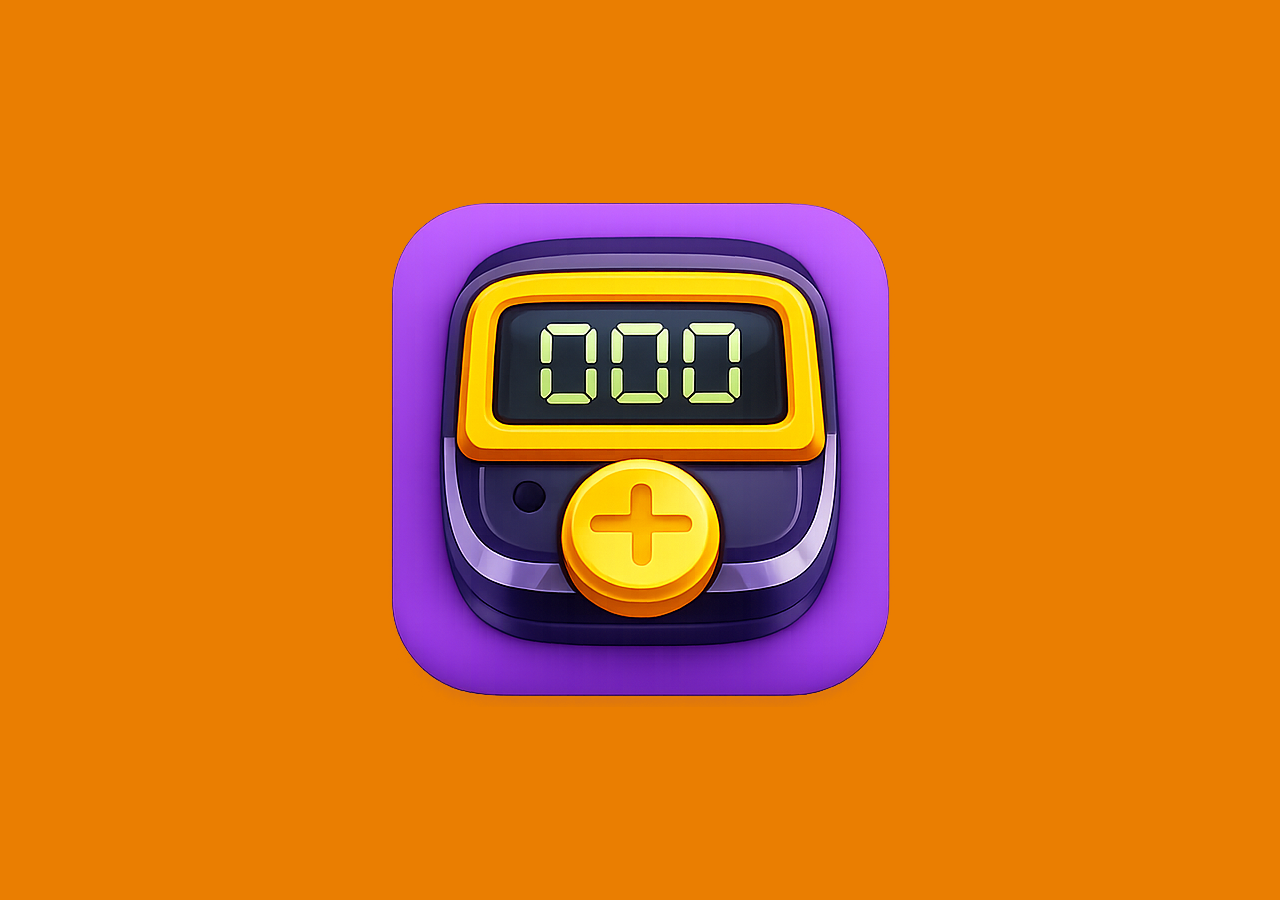
<file: index.html>
<!DOCTYPE html>
<html>
  <head>
    <title>Tally Counter</title>
    <link rel="stylesheet" href="./style.css">
  </head>
  <body>
    <img src="./ic_128.png" />
    <script src="./app.js"></script>
  </body>
</html>
</file>
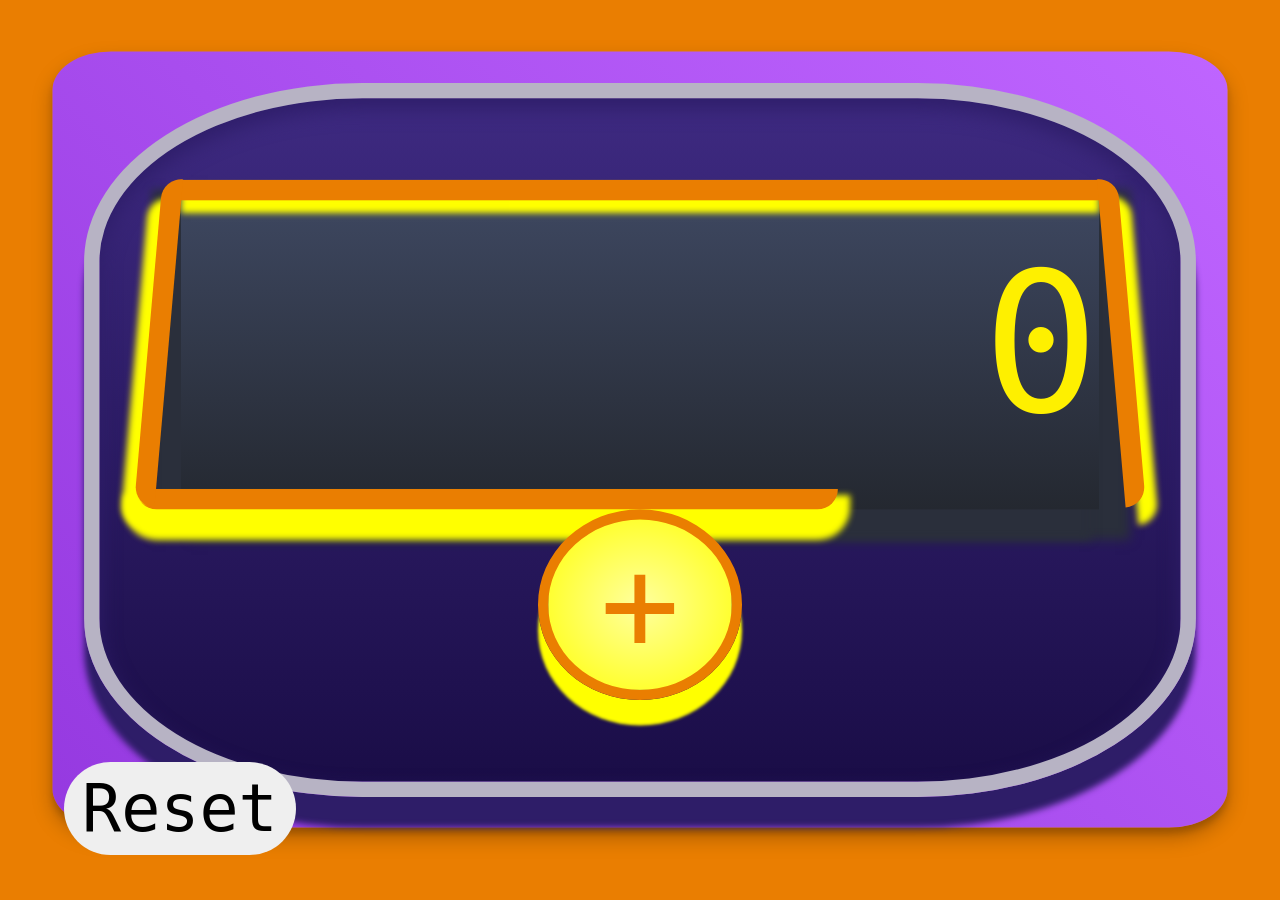
<file: counter.html>
<!DOCTYPE html>
<html>
  <head>
    <title>Counter</title>
    <link rel="stylesheet" href="./style.css">
  </head>
  <body>
    <div class="card">
      <div class="section">
        <div class="sub-section-one">
          <span class="line-one"></span>
          <span class="line-two"></span>
          <span class="line-three"></span>
          <span class="line-four"></span>
          <span class="digit-text" id="digit-text">0</span>
        </div>
        <button class="btn" id="action-btn">+</button>
      </div>
    </div>
    <button class="reset-btn" id="reset-btn">Reset</button>
  </body>
  <script src="app.js"></script>
</html>
</file>
<file: style.css>
* {
  box-sizing: border-box;
  font-family: monospace;
}

body{
  display: flex;
  align-items: center;
  justify-content: center;
  min-height: 100vh;
  max-width: 100vw;
  padding: 0;
  margin: 0;
  background-color: #ea7e01;
}

.card {
  background: linear-gradient(45deg, #9539e0, #bf65ff);
  border-radius: 5%;
  width: 90%;
  min-height: 50vh;
  box-shadow: 0 10px 20px rgba(0, 0, 0, 0.25), 0 6px 6px rgba(0, 0, 0, 0.15);
  transform: translateY(-10px) scale(1.02);
  transition: all 0.3s ease;
  padding: 3.4vh;
  display: flex;
  align-items: center;
  justify-content: center;
}

.section {
  width: -webkit-fill-available;
  height: 700px;
  border-radius: 25%;
  background: linear-gradient(0deg, #1a0d47, #3e2a81);
  border: 15px solid #b7b3c4;
  box-shadow: inset 0 10px 20px rgb(47 30 106), 0 30px 6px rgb(46 29 104);
  padding: 80px;
  display: flex;
  flex-direction: column;
  align-items: center;
  justify-content: space-between;
}

.sub-section-one {
  position:relative;
  height: 350px;
  width: -webkit-fill-available;
  background: linear-gradient(360deg, rgb(36 40 48), hsl(223.33deg 22.22% 31.76%));
  /*border: 15px solid rgb(254 240 1);
  border-top-left-radius: 25%;
  border-top-right-radius: 25%;
  border-bottom-left-radius: 15%;
  border-bottom-right-radius: 15%;*/
  display: flex;
  align-items: center;
  justify-content: end;
  box-shadow: -18px 20px 8px 10px rgb(42 47 59), 0px 30px 0px rgb(234 126 1 / 0%), 20px 20px 10px 10px rgb(42 47 59);
}

.sub-section-one::after {
  background: linear-gradient(360deg, rgb(36 40 48), hsl(223.33deg 22.22% 31.76%));
} 

.digit-text {
  font-size: 14.6rem;
  color: #fef000;
}

.line-one {
  width: -webkit-fill-available;
  height: 20px;
  background: #ea7e01;
  position: absolute;
  top: 0;
  left: 0;
  box-shadow: 0px 12px 6px yellow;
}

.line-two {
  width: 20px;
  height: 100%;
  background: #ea7e01;
  position: absolute;
  top: -1.3px;
  right: -32px;
  border-top-right-radius: 50px;
  border-bottom-right-radius: 50px;
  transform: rotate(-5deg);
  box-shadow: 11px 18px 6px yellow;
}

.line-three {
  width: 688px;
  height: 20px;
  background: #ea7e01;
  position: absolute;
  bottom: 0;
  left: -44px;
  border-bottom-left-radius: 50px;
  border-bottom-right-radius: 50px;
  box-shadow: 0px 18px 6px 12px yellow;
}

.line-four {
  width: 20px;
  height: 100%;
  background: #ea7e01;
  position: absolute;
  bottom: 1.3px;
  left: -32px;
  border-bottom-left-radius: 50px;
  border-top-left-radius: 50px;
  transform: rotate(5deg);
  box-shadow: -12px 20px 6px 0px yellow;
}

.btn {
  width: 200px;
  height: 200px;
  font-size: 10rem;
  color: #ea7e01;
  border-radius: 100%;
  position: relative;
  border: 10px solid #ea7e01;
  box-shadow: 0px 25px 3px 0px yellow;
  background: radial-gradient(#ffff9e, #ffff04);
}

.btn:active {
  color: yellow;
  border: 10px solid yellow;
  box-shadow: unset;
  background: radial-gradient(#ea7e01, #ea7e01);
  transform: translateY(10px) scale(0.8);
}

.reset-btn {
  position: absolute;
  bottom: 5vh;
  left: 5vw;
  font-size: 5rem;
  padding: 1vh 2vh;
  border-radius: 50px;
  border: none;
}

.reset-btn:active {
  background: rgb(36 40 48);
  color: #FFFFFF;
}
</file>
